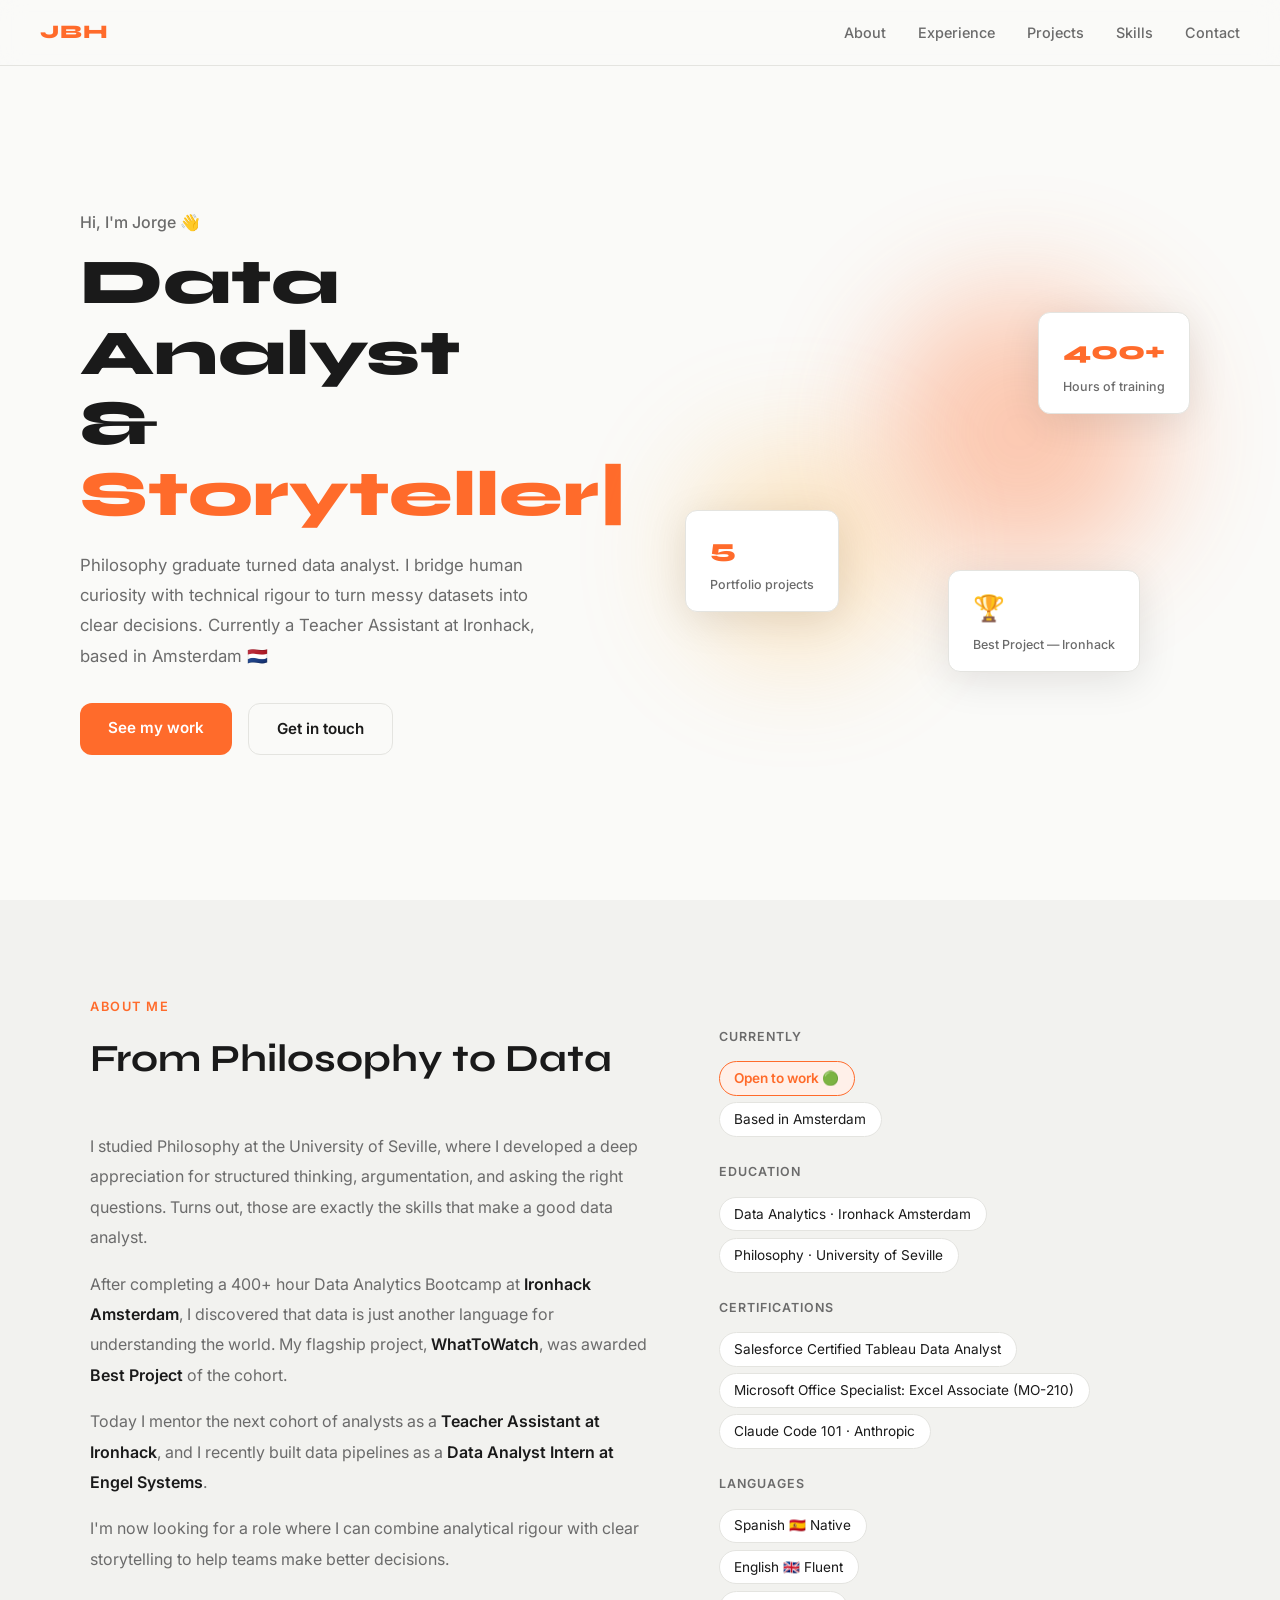
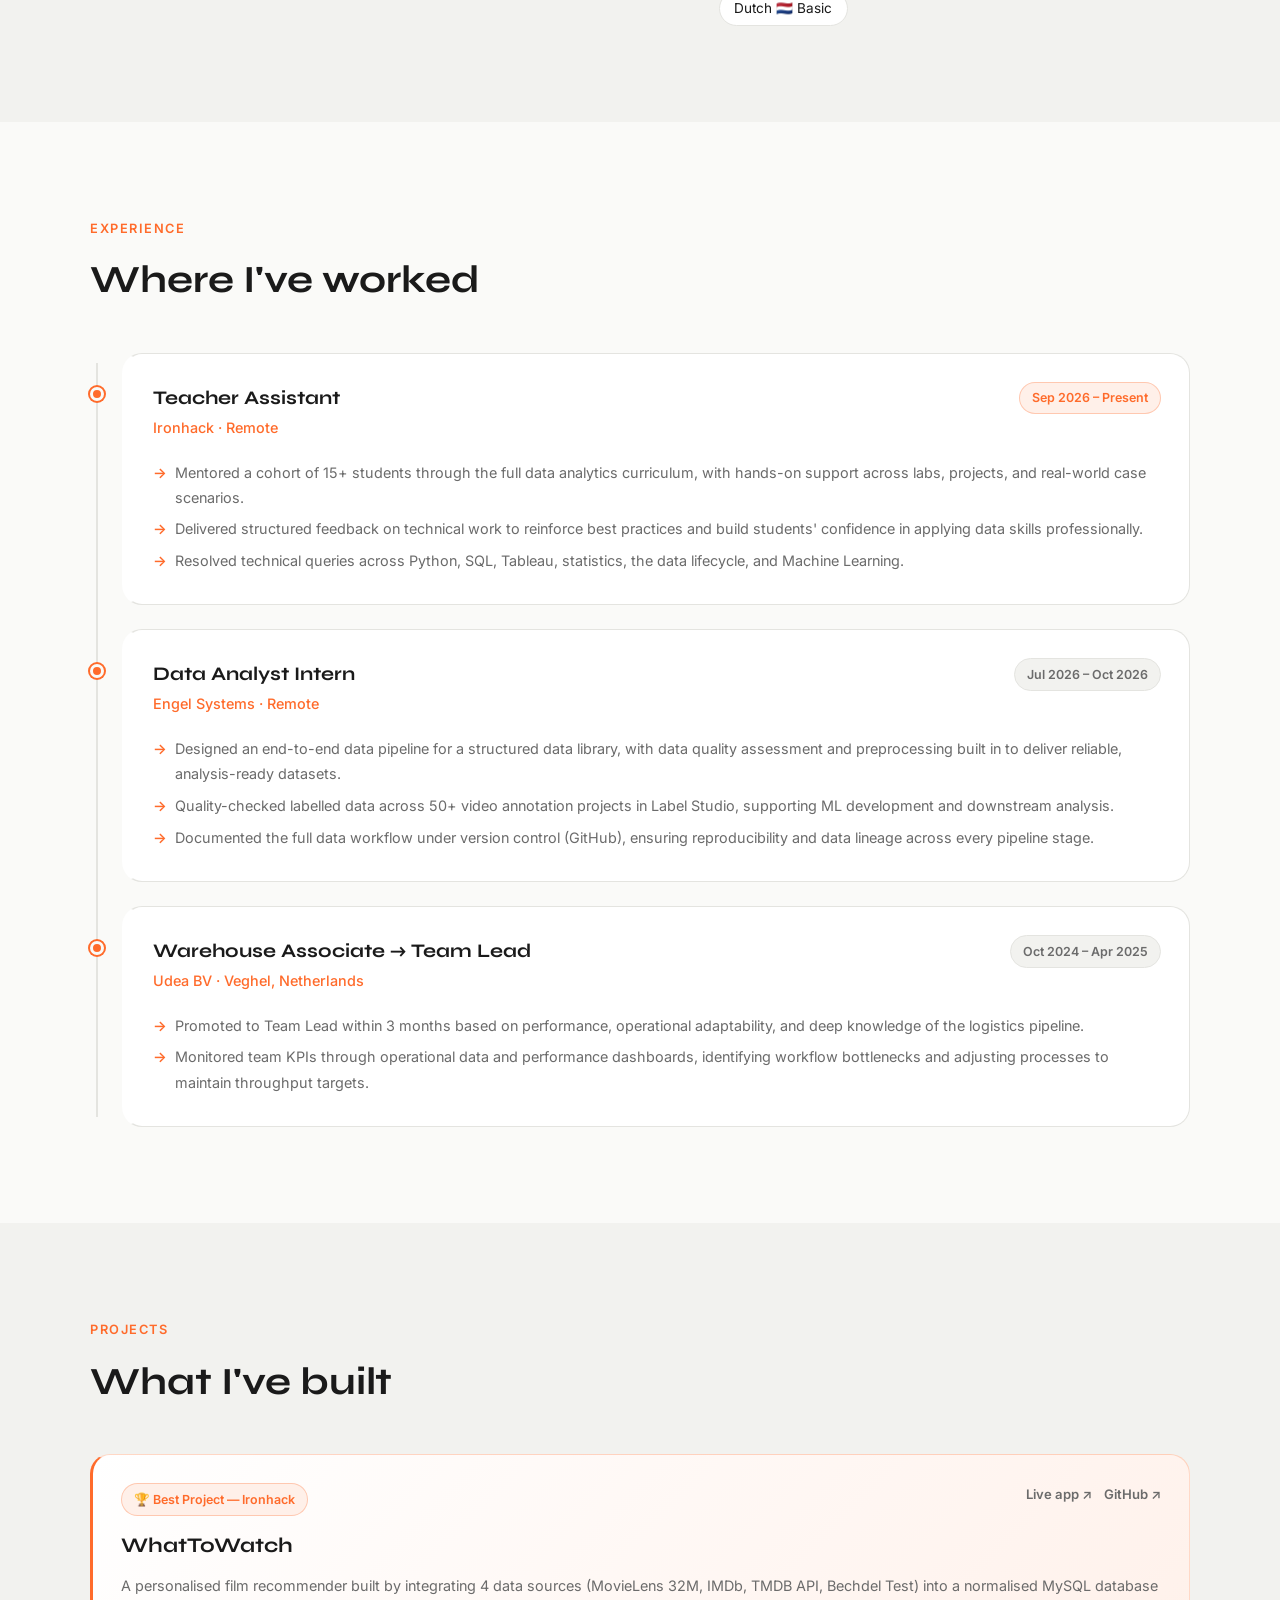
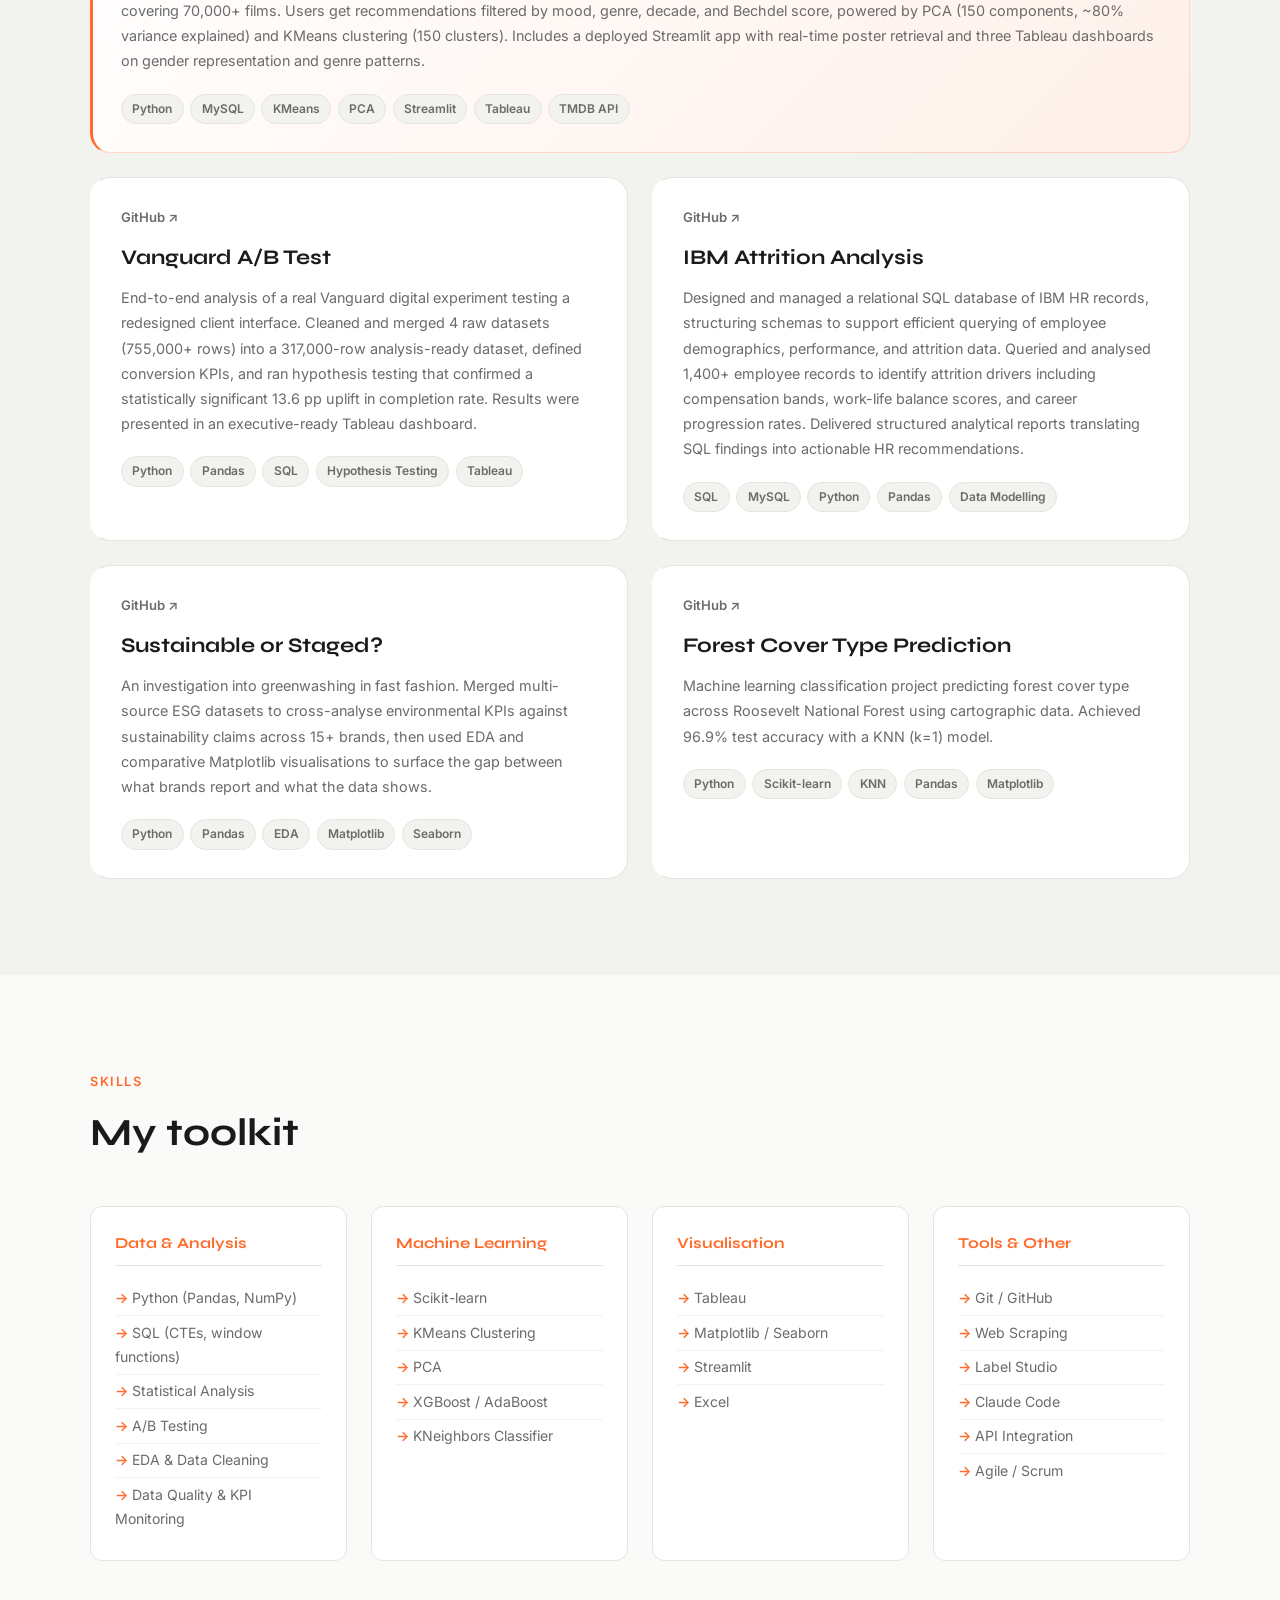
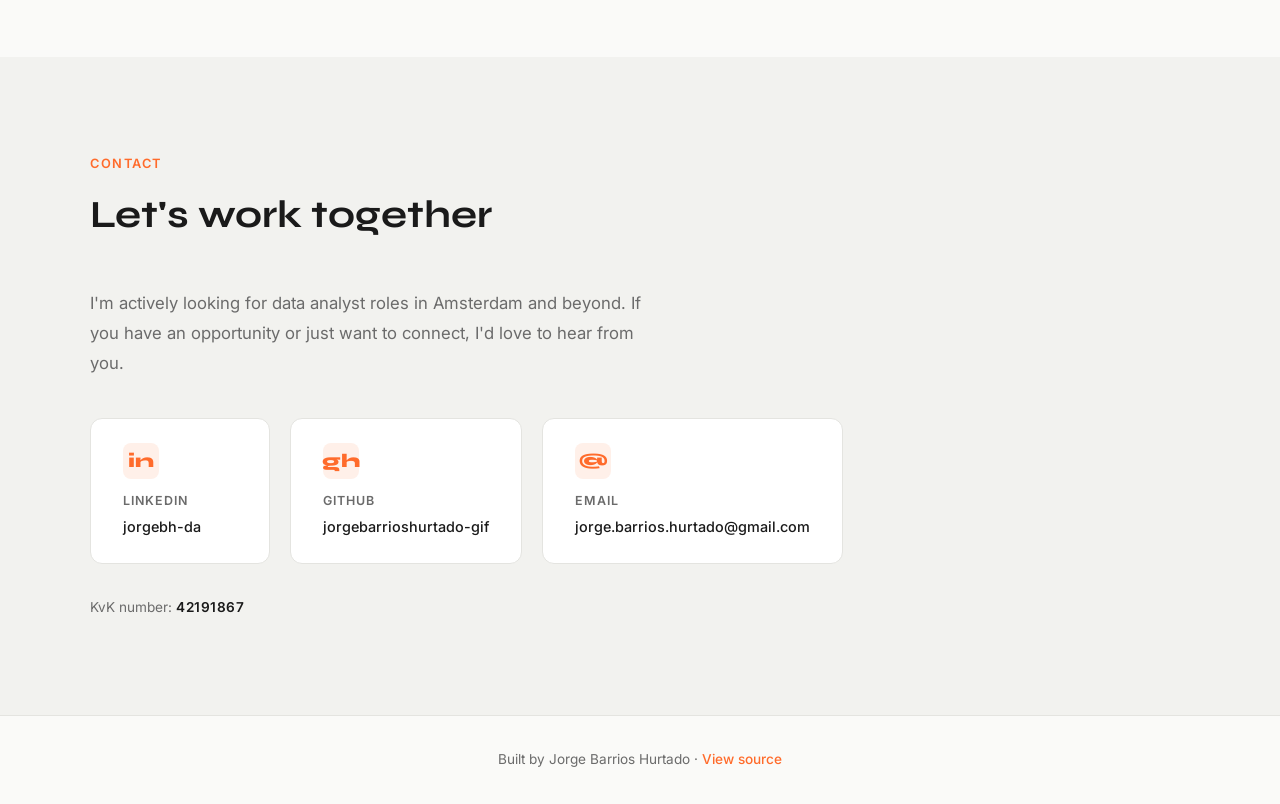
<file: index.html>
<!DOCTYPE html>
<html lang="en">
<head>
  <meta charset="UTF-8" />
  <meta name="viewport" content="width=device-width, initial-scale=1.0" />
  <title>Jorge Barrios Hurtado — Data Analyst</title>
  <meta name="description" content="Portfolio of Jorge Barrios Hurtado, a data analyst based in Amsterdam. Projects in Python, SQL, Tableau and machine learning, plus experience at Ironhack and Engel Systems." />
  <link rel="preconnect" href="https://fonts.googleapis.com" />
  <link rel="preconnect" href="https://fonts.gstatic.com" crossorigin />
  <link href="https://fonts.googleapis.com/css2?family=Syne:wght@400;600;700;800&family=Inter:wght@300;400;500;600&display=swap" rel="stylesheet" />
  <link rel="stylesheet" href="style.css" />
</head>
<body>

  <!-- ─── NAV ─── -->
  <nav class="nav" id="nav">
    <a href="#hero" class="nav-logo">JBH</a>
    <ul class="nav-links">
      <li><a href="#about">About</a></li>
      <li><a href="#experience">Experience</a></li>
      <li><a href="#projects">Projects</a></li>
      <li><a href="#skills">Skills</a></li>
      <li><a href="#contact">Contact</a></li>
    </ul>
  </nav>

  <!-- ─── HERO ─── -->
  <section class="hero" id="hero">
    <div class="hero-content">
      <p class="hero-eyebrow">Hi, I'm Jorge 👋</p>
      <h1 class="hero-title">
        Data Analyst<br />
        <span class="hero-rotating-wrap">
          &amp; <span class="hero-rotating" id="rotating-text"></span><span class="cursor">|</span>
        </span>
      </h1>
      <p class="hero-bio">
        Philosophy graduate turned data analyst. I bridge human curiosity with
        technical rigour to turn messy datasets into clear decisions.
        Currently a Teacher Assistant at Ironhack, based in Amsterdam 🇳🇱
      </p>
      <div class="hero-cta">
        <a href="#projects" class="btn btn-primary">See my work</a>
        <a href="#contact" class="btn btn-ghost">Get in touch</a>
      </div>
    </div>
    <div class="hero-graphic">
      <div class="orb orb-1"></div>
      <div class="orb orb-2"></div>
      <div class="hero-stat-card">
        <span class="stat-number">400+</span>
        <span class="stat-label">Hours of training</span>
      </div>
      <div class="hero-stat-card card-2">
        <span class="stat-number">5</span>
        <span class="stat-label">Portfolio projects</span>
      </div>
      <div class="hero-stat-card card-3">
        <span class="stat-number">🏆</span>
        <span class="stat-label">Best Project — Ironhack</span>
      </div>
    </div>
  </section>

  <!-- ─── ABOUT ─── -->
  <section class="section about" id="about">
    <div class="container">
      <p class="section-eyebrow">About me</p>
      <div class="about-grid">
        <div class="about-text">
          <h2 class="section-title">From Philosophy to Data</h2>
          <p>
            I studied Philosophy at the University of Seville, where I developed
            a deep appreciation for structured thinking, argumentation, and asking
            the right questions. Turns out, those are exactly the skills that make
            a good data analyst.
          </p>
          <p>
            After completing a 400+ hour Data Analytics Bootcamp at
            <strong>Ironhack Amsterdam</strong>, I discovered that data is just
            another language for understanding the world.
            My flagship project, <strong>WhatToWatch</strong>, was awarded <strong>Best Project</strong>
            of the cohort.
          </p>
          <p>
            Today I mentor the next cohort of analysts as a <strong>Teacher Assistant at Ironhack</strong>,
            and I recently built data pipelines as a <strong>Data Analyst Intern at Engel Systems</strong>.
          </p>
          <p>
            I'm now looking for a role where I can combine analytical rigour
            with clear storytelling to help teams make better decisions.
          </p>
        </div>
        <div class="about-tags">
          <div class="tag-group">
            <p class="tag-group-label">Currently</p>
            <span class="tag tag-orange">Open to work 🟢</span>
            <span class="tag">Based in Amsterdam</span>
          </div>
          <div class="tag-group">
            <p class="tag-group-label">Education</p>
            <span class="tag">Data Analytics · Ironhack Amsterdam</span>
            <span class="tag">Philosophy · University of Seville</span>
          </div>
          <div class="tag-group">
            <p class="tag-group-label">Certifications</p>
            <span class="tag">Salesforce Certified Tableau Data Analyst</span>
            <span class="tag">Microsoft Office Specialist: Excel Associate (MO-210)</span>
            <span class="tag">Claude Code 101 · Anthropic</span>
          </div>
          <div class="tag-group">
            <p class="tag-group-label">Languages</p>
            <span class="tag">Spanish 🇪🇸 Native</span>
            <span class="tag">English 🇬🇧 Fluent</span>
            <span class="tag">Dutch 🇳🇱 Basic</span>
          </div>
        </div>
      </div>
    </div>
  </section>

  <!-- ─── EXPERIENCE ─── -->
  <section class="section experience" id="experience">
    <div class="container">
      <p class="section-eyebrow">Experience</p>
      <h2 class="section-title">Where I've worked</h2>
      <div class="experience-list">

        <!-- Teacher Assistant -->
        <article class="experience-item">
          <div class="experience-header">
            <div>
              <h3 class="experience-role">Teacher Assistant</h3>
              <p class="experience-company">Ironhack · Remote</p>
            </div>
            <span class="experience-date current">Sep 2026 – Present</span>
          </div>
          <ul class="experience-bullets">
            <li>Mentored a cohort of 15+ students through the full data analytics curriculum, with hands-on support across labs, projects, and real-world case scenarios.</li>
            <li>Delivered structured feedback on technical work to reinforce best practices and build students' confidence in applying data skills professionally.</li>
            <li>Resolved technical queries across Python, SQL, Tableau, statistics, the data lifecycle, and Machine Learning.</li>
          </ul>
        </article>

        <!-- Engel Systems -->
        <article class="experience-item">
          <div class="experience-header">
            <div>
              <h3 class="experience-role">Data Analyst Intern</h3>
              <p class="experience-company">Engel Systems · Remote</p>
            </div>
            <span class="experience-date">Jul 2026 – Oct 2026</span>
          </div>
          <ul class="experience-bullets">
            <li>Designed an end-to-end data pipeline for a structured data library, with data quality assessment and preprocessing built in to deliver reliable, analysis-ready datasets.</li>
            <li>Quality-checked labelled data across 50+ video annotation projects in Label Studio, supporting ML development and downstream analysis.</li>
            <li>Documented the full data workflow under version control (GitHub), ensuring reproducibility and data lineage across every pipeline stage.</li>
          </ul>
        </article>

        <!-- Udea BV -->
        <article class="experience-item">
          <div class="experience-header">
            <div>
              <h3 class="experience-role">Warehouse Associate → Team Lead</h3>
              <p class="experience-company">Udea BV · Veghel, Netherlands</p>
            </div>
            <span class="experience-date">Oct 2024 – Apr 2025</span>
          </div>
          <ul class="experience-bullets">
            <li>Promoted to Team Lead within 3 months based on performance, operational adaptability, and deep knowledge of the logistics pipeline.</li>
            <li>Monitored team KPIs through operational data and performance dashboards, identifying workflow bottlenecks and adjusting processes to maintain throughput targets.</li>
          </ul>
        </article>

      </div>
    </div>
  </section>

  <!-- ─── PROJECTS ─── -->
  <section class="section projects" id="projects">
    <div class="container">
      <p class="section-eyebrow">Projects</p>
      <h2 class="section-title">What I've built</h2>
      <div class="projects-grid">

        <!-- WhatToWatch -->
        <article class="project-card project-featured">
          <div class="project-header">
            <span class="project-badge">🏆 Best Project — Ironhack</span>
            <div class="project-links">
              <a href="https://whattowatch-by-jorge.streamlit.app/" target="_blank" rel="noopener" class="project-link">Live app ↗</a>
              <a href="https://github.com/jorgebarrioshurtado-gif/WhatToWatch/tree/main" target="_blank" rel="noopener" class="project-link">GitHub ↗</a>
            </div>
          </div>
          <h3 class="project-title">WhatToWatch</h3>
          <p class="project-desc">
            A personalised film recommender built by integrating 4 data sources
            (MovieLens 32M, IMDb, TMDB API, Bechdel Test) into a normalised MySQL
            database covering 70,000+ films. Users get recommendations filtered by
            mood, genre, decade, and Bechdel score, powered by PCA (150 components,
            ~80% variance explained) and KMeans clustering (150 clusters). Includes a
            deployed Streamlit app with real-time poster retrieval and three Tableau
            dashboards on gender representation and genre patterns.
          </p>
          <div class="project-stack">
            <span class="stack-tag">Python</span>
            <span class="stack-tag">MySQL</span>
            <span class="stack-tag">KMeans</span>
            <span class="stack-tag">PCA</span>
            <span class="stack-tag">Streamlit</span>
            <span class="stack-tag">Tableau</span>
            <span class="stack-tag">TMDB API</span>
          </div>
        </article>

        <!-- Vanguard A/B Test -->
        <article class="project-card">
          <div class="project-header">
            <div class="project-links">
              <a href="https://github.com/Hina-Haq/AB_testing" target="_blank" rel="noopener" class="project-link">GitHub ↗</a>
            </div>
          </div>
          <h3 class="project-title">Vanguard A/B Test</h3>
          <p class="project-desc">
            End-to-end analysis of a real Vanguard digital experiment testing a
            redesigned client interface. Cleaned and merged 4 raw datasets (755,000+
            rows) into a 317,000-row analysis-ready dataset, defined conversion KPIs,
            and ran hypothesis testing that confirmed a statistically significant
            13.6 pp uplift in completion rate. Results were presented in an
            executive-ready Tableau dashboard.
          </p>
          <div class="project-stack">
            <span class="stack-tag">Python</span>
            <span class="stack-tag">Pandas</span>
            <span class="stack-tag">SQL</span>
            <span class="stack-tag">Hypothesis Testing</span>
            <span class="stack-tag">Tableau</span>
          </div>
        </article>

        <!-- IBM Attrition -->
        <article class="project-card">
          <div class="project-header">
            <div class="project-links">
              <a href="https://github.com/jorgebarrioshurtado-gif/sql-database" target="_blank" rel="noopener" class="project-link">GitHub ↗</a>
            </div>
          </div>
          <h3 class="project-title">IBM Attrition Analysis</h3>
          <p class="project-desc">
            Designed and managed a relational SQL database of IBM HR records, structuring
            schemas to support efficient querying of employee demographics, performance,
            and attrition data. Queried and analysed 1,400+ employee records to identify
            attrition drivers including compensation bands, work-life balance scores, and
            career progression rates. Delivered structured analytical reports translating
            SQL findings into actionable HR recommendations.
          </p>
          <div class="project-stack">
            <span class="stack-tag">SQL</span>
            <span class="stack-tag">MySQL</span>
            <span class="stack-tag">Python</span>
            <span class="stack-tag">Pandas</span>
            <span class="stack-tag">Data Modelling</span>
          </div>
        </article>

        <!-- Sustainable or Staged -->
        <article class="project-card">
          <div class="project-header">
            <div class="project-links">
              <a href="https://github.com/jorgebarrioshurtado-gif/data-wrangling-project" target="_blank" rel="noopener" class="project-link">GitHub ↗</a>
            </div>
          </div>
          <h3 class="project-title">Sustainable or Staged?</h3>
          <p class="project-desc">
            An investigation into greenwashing in fast fashion. Merged multi-source
            ESG datasets to cross-analyse environmental KPIs against sustainability
            claims across 15+ brands, then used EDA and comparative Matplotlib
            visualisations to surface the gap between what brands report and what
            the data shows.
          </p>
          <div class="project-stack">
            <span class="stack-tag">Python</span>
            <span class="stack-tag">Pandas</span>
            <span class="stack-tag">EDA</span>
            <span class="stack-tag">Matplotlib</span>
            <span class="stack-tag">Seaborn</span>
          </div>
        </article>

        <!-- Forest Cover Type -->
        <article class="project-card">
          <div class="project-header">
            <div class="project-links">
              <a href="https://github.com/jorgebarrioshurtado-gif/forest_covertype" target="_blank" rel="noopener" class="project-link">GitHub ↗</a>
            </div>
          </div>
          <h3 class="project-title">Forest Cover Type Prediction</h3>
          <p class="project-desc">
            Machine learning classification project predicting forest cover type
            across Roosevelt National Forest using cartographic data. Achieved
            96.9% test accuracy with a KNN (k=1) model.
          </p>
          <div class="project-stack">
            <span class="stack-tag">Python</span>
            <span class="stack-tag">Scikit-learn</span>
            <span class="stack-tag">KNN</span>
            <span class="stack-tag">Pandas</span>
            <span class="stack-tag">Matplotlib</span>
          </div>
        </article>

      </div>
    </div>
  </section>

  <!-- ─── SKILLS ─── -->
  <section class="section skills" id="skills">
    <div class="container">
      <p class="section-eyebrow">Skills</p>
      <h2 class="section-title">My toolkit</h2>
      <div class="skills-grid">

        <div class="skill-group">
          <h4 class="skill-group-title">Data & Analysis</h4>
          <ul class="skill-list">
            <li>Python (Pandas, NumPy)</li>
            <li>SQL (CTEs, window functions)</li>
            <li>Statistical Analysis</li>
            <li>A/B Testing</li>
            <li>EDA & Data Cleaning</li>
            <li>Data Quality & KPI Monitoring</li>
          </ul>
        </div>

        <div class="skill-group">
          <h4 class="skill-group-title">Machine Learning</h4>
          <ul class="skill-list">
            <li>Scikit-learn</li>
            <li>KMeans Clustering</li>
            <li>PCA</li>
            <li>XGBoost / AdaBoost</li>
            <li>KNeighbors Classifier</li>
          </ul>
        </div>

        <div class="skill-group">
          <h4 class="skill-group-title">Visualisation</h4>
          <ul class="skill-list">
            <li>Tableau</li>
            <li>Matplotlib / Seaborn</li>
            <li>Streamlit</li>
            <li>Excel</li>
          </ul>
        </div>

        <div class="skill-group">
          <h4 class="skill-group-title">Tools & Other</h4>
          <ul class="skill-list">
            <li>Git / GitHub</li>
            <li>Web Scraping</li>
            <li>Label Studio</li>
            <li>Claude Code</li>
            <li>API Integration</li>
            <li>Agile / Scrum</li>
          </ul>
        </div>
      </div>
    </div>
  </section>

  <!-- ─── CONTACT ─── -->
  <section class="section contact" id="contact">
    <div class="container">
      <p class="section-eyebrow">Contact</p>
      <h2 class="section-title">Let's work together</h2>
      <p class="contact-sub">
        I'm actively looking for data analyst roles in Amsterdam and beyond.
        If you have an opportunity or just want to connect, I'd love to hear from you.
      </p>
      <div class="contact-links">
        <a href="https://www.linkedin.com/in/jorgebh-da/" target="_blank" rel="noopener" class="contact-card">
          <span class="contact-icon">in</span>
          <span class="contact-label">LinkedIn</span>
          <span class="contact-handle">jorgebh-da</span>
        </a>
        <a href="https://github.com/jorgebarrioshurtado-gif" target="_blank" rel="noopener" class="contact-card">
          <span class="contact-icon">gh</span>
          <span class="contact-label">GitHub</span>
          <span class="contact-handle">jorgebarrioshurtado-gif</span>
        </a>
        <a href="mailto:jorge.barrios.hurtado@gmail.com" class="contact-card">
          <span class="contact-icon">@</span>
          <span class="contact-label">Email</span>
          <span class="contact-handle">jorge.barrios.hurtado@gmail.com</span>
        </a>
      </div>
      <!-- TODO: replace XXXXXXXX with your real 8-digit KvK number -->
      <p class="contact-kvk">KvK number: <strong>42191867</strong></p>
    </div>
  </section>

  <!-- ─── FOOTER ─── -->
  <footer class="footer">
    <p>Built by Jorge Barrios Hurtado · <a href="https://github.com/jorgebarrioshurtado-gif" target="_blank" rel="noopener">View source</a></p>
  </footer>

  <script src="script.js"></script>
</body>
</html>
</file>
<file: style.css>
/* ─── RESET & BASE ─── */
*, *::before, *::after {
  box-sizing: border-box;
  margin: 0;
  padding: 0;
}

:root {
  --bg:        #FAFAF8;
  --bg-alt:    #F2F2EF;
  --orange:    #FF6B2B;
  --orange-lt: #FFF0E9;
  --text:      #1A1A1A;
  --text-muted:#6B6B6B;
  --border:    #E4E4E0;
  --white:     #FFFFFF;

  --font-display: 'Syne', sans-serif;
  --font-body:    'Inter', sans-serif;

  --radius:    12px;
  --radius-lg: 20px;
  --shadow:    0 2px 16px rgba(0,0,0,0.07);
  --shadow-lg: 0 8px 40px rgba(0,0,0,0.10);
}

html {
  scroll-behavior: smooth;
}

body {
  font-family: var(--font-body);
  background-color: var(--bg);
  color: var(--text);
  line-height: 1.7;
  font-size: 16px;
}

a {
  color: inherit;
  text-decoration: none;
}

ul {
  list-style: none;
}

img {
  max-width: 100%;
  display: block;
}

/* ─── NAV ─── */
.nav {
  position: fixed;
  top: 0;
  left: 0;
  right: 0;
  z-index: 100;
  display: flex;
  align-items: center;
  justify-content: space-between;
  padding: 1rem 2.5rem;
  background: rgba(250, 250, 248, 0.85);
  backdrop-filter: blur(12px);
  border-bottom: 1px solid var(--border);
  transition: box-shadow 0.3s;
}

.nav.scrolled {
  box-shadow: var(--shadow);
}

.nav-logo {
  font-family: var(--font-display);
  font-weight: 800;
  font-size: 1.2rem;
  color: var(--orange);
  letter-spacing: 0.05em;
}

.nav-links {
  display: flex;
  gap: 2rem;
}

.nav-links a {
  font-size: 0.9rem;
  font-weight: 500;
  color: var(--text-muted);
  transition: color 0.2s;
}

.nav-links a:hover {
  color: var(--orange);
}

/* ─── HERO ─── */
.hero {
  min-height: 100vh;
  display: grid;
  grid-template-columns: 1fr 1fr;
  align-items: center;
  gap: 3rem;
  padding: 8rem 2.5rem 4rem;
  max-width: 1200px;
  margin: 0 auto;
}

.hero-eyebrow {
  font-size: 1rem;
  font-weight: 500;
  color: var(--text-muted);
  margin-bottom: 0.75rem;
}

.hero-title {
  font-family: var(--font-display);
  font-size: clamp(2.5rem, 5vw, 4rem);
  font-weight: 800;
  line-height: 1.1;
  margin-bottom: 1.25rem;
  color: var(--text);
}

.hero-rotating-wrap {
  display: inline-block;
}

.hero-rotating {
  color: var(--orange);
}

.cursor {
  color: var(--orange);
  animation: blink 0.8s step-end infinite;
}

@keyframes blink {
  0%, 100% { opacity: 1; }
  50%       { opacity: 0; }
}

.hero-bio {
  font-size: 1.05rem;
  color: var(--text-muted);
  max-width: 480px;
  margin-bottom: 2rem;
  line-height: 1.8;
}

.hero-cta {
  display: flex;
  gap: 1rem;
  flex-wrap: wrap;
}

/* Buttons */
.btn {
  display: inline-block;
  padding: 0.75rem 1.75rem;
  border-radius: var(--radius);
  font-weight: 600;
  font-size: 0.95rem;
  transition: all 0.2s;
  cursor: pointer;
}

.btn-primary {
  background: var(--orange);
  color: var(--white);
}

.btn-primary:hover {
  background: #e05520;
  transform: translateY(-2px);
  box-shadow: 0 4px 20px rgba(255,107,43,0.35);
}

.btn-ghost {
  border: 1.5px solid var(--border);
  color: var(--text);
}

.btn-ghost:hover {
  border-color: var(--orange);
  color: var(--orange);
}

/* Hero graphic */
.hero-graphic {
  position: relative;
  height: 420px;
  display: flex;
  align-items: center;
  justify-content: center;
}

.orb {
  position: absolute;
  border-radius: 50%;
  filter: blur(60px);
  opacity: 0.35;
}

.orb-1 {
  width: 280px;
  height: 280px;
  background: var(--orange);
  top: 20px;
  right: 40px;
}

.orb-2 {
  width: 200px;
  height: 200px;
  background: #FFB347;
  bottom: 40px;
  left: 20px;
}

.hero-stat-card {
  position: absolute;
  background: var(--white);
  border: 1px solid var(--border);
  border-radius: var(--radius);
  padding: 1rem 1.5rem;
  box-shadow: var(--shadow-lg);
  display: flex;
  flex-direction: column;
  gap: 0.2rem;
  z-index: 2;
}

.hero-stat-card:nth-child(3) {
  top: 40px;
  right: 10px;
}

.hero-stat-card.card-2 {
  bottom: 80px;
  left: 10px;
}

.hero-stat-card.card-3 {
  bottom: 20px;
  right: 60px;
}

.stat-number {
  font-family: var(--font-display);
  font-size: 1.6rem;
  font-weight: 800;
  color: var(--orange);
}

.stat-label {
  font-size: 0.78rem;
  color: var(--text-muted);
  font-weight: 500;
}

/* ─── SECTIONS ─── */
.section {
  padding: 6rem 2.5rem;
}

.section.skills,
.section.about {
  background: var(--bg-alt);
}

.container {
  max-width: 1100px;
  margin: 0 auto;
}

.section-eyebrow {
  font-size: 0.8rem;
  font-weight: 600;
  letter-spacing: 0.12em;
  text-transform: uppercase;
  color: var(--orange);
  margin-bottom: 0.5rem;
}

.section-title {
  font-family: var(--font-display);
  font-size: clamp(1.8rem, 3vw, 2.6rem);
  font-weight: 700;
  margin-bottom: 2.5rem;
  color: var(--text);
}

/* ─── ABOUT ─── */
.about-grid {
  display: grid;
  grid-template-columns: 1.2fr 1fr;
  gap: 4rem;
  align-items: start;
}

.about-text p {
  color: var(--text-muted);
  margin-bottom: 1rem;
  line-height: 1.9;
}

.about-text strong {
  color: var(--text);
  font-weight: 600;
}

.about-tags {
  display: flex;
  flex-direction: column;
  gap: 1.5rem;
}

.tag-group-label {
  font-size: 0.78rem;
  font-weight: 600;
  letter-spacing: 0.08em;
  text-transform: uppercase;
  color: var(--text-muted);
  margin-bottom: 0.5rem;
}

.tag-group {
  display: flex;
  flex-direction: column;
  gap: 0.4rem;
}

.tag {
  display: inline-block;
  background: var(--white);
  border: 1px solid var(--border);
  border-radius: 999px;
  padding: 0.3rem 0.9rem;
  font-size: 0.85rem;
  color: var(--text);
  width: fit-content;
}

.tag-orange {
  background: var(--orange-lt);
  border-color: var(--orange);
  color: var(--orange);
  font-weight: 600;
}

/* ─── PROJECTS ─── */
.projects-grid {
  display: grid;
  grid-template-columns: 1fr 1fr;
  gap: 1.5rem;
}

.project-card {
  background: var(--white);
  border: 1px solid var(--border);
  border-radius: var(--radius-lg);
  padding: 1.75rem;
  transition: all 0.25s;
  border-left: 3px solid transparent;
}

.project-card:hover {
  border-left-color: var(--orange);
  box-shadow: var(--shadow-lg);
  transform: translateY(-3px);
}

.project-featured {
  grid-column: 1 / -1;
  background: linear-gradient(135deg, #fff 0%, var(--orange-lt) 100%);
  border-color: rgba(255,107,43,0.25);
  border-left: 3px solid var(--orange);
}

.project-header {
  display: flex;
  align-items: flex-start;
  justify-content: space-between;
  margin-bottom: 0.75rem;
  gap: 1rem;
}

.project-badge {
  font-size: 0.78rem;
  font-weight: 600;
  color: var(--orange);
  background: var(--orange-lt);
  padding: 0.3rem 0.75rem;
  border-radius: 999px;
  border: 1px solid rgba(255,107,43,0.3);
}

.project-links {
  display: flex;
  gap: 0.75rem;
  flex-shrink: 0;
}

.project-link {
  font-size: 0.82rem;
  font-weight: 600;
  color: var(--text-muted);
  transition: color 0.2s;
}

.project-link:hover {
  color: var(--orange);
}

.project-title {
  font-family: var(--font-display);
  font-size: 1.3rem;
  font-weight: 700;
  margin-bottom: 0.6rem;
  color: var(--text);
}

.project-desc {
  font-size: 0.9rem;
  color: var(--text-muted);
  line-height: 1.75;
  margin-bottom: 1.25rem;
}

.project-stack {
  display: flex;
  flex-wrap: wrap;
  gap: 0.4rem;
}

.stack-tag {
  font-size: 0.75rem;
  font-weight: 600;
  background: var(--bg-alt);
  color: var(--text-muted);
  padding: 0.25rem 0.65rem;
  border-radius: 999px;
  border: 1px solid var(--border);
}

/* ─── SKILLS ─── */
.skills-grid {
  display: grid;
  grid-template-columns: repeat(4, 1fr);
  gap: 1.5rem;
}

.skill-group {
  background: var(--white);
  border: 1px solid var(--border);
  border-radius: var(--radius);
  padding: 1.5rem;
}

.skill-group-title {
  font-family: var(--font-display);
  font-size: 0.95rem;
  font-weight: 700;
  color: var(--orange);
  margin-bottom: 1rem;
  padding-bottom: 0.5rem;
  border-bottom: 1px solid var(--border);
}

.skill-list li {
  font-size: 0.88rem;
  color: var(--text-muted);
  padding: 0.3rem 0;
  border-bottom: 1px solid var(--bg-alt);
}

.skill-list li:last-child {
  border-bottom: none;
}

.skill-list li::before {
  content: "→ ";
  color: var(--orange);
  font-weight: 600;
}

/* ─── CONTACT ─── */
.contact-sub {
  font-size: 1.05rem;
  color: var(--text-muted);
  max-width: 560px;
  margin-bottom: 2.5rem;
  line-height: 1.8;
}

.contact-links {
  display: flex;
  gap: 1.25rem;
  flex-wrap: wrap;
}

.contact-card {
  display: flex;
  flex-direction: column;
  gap: 0.2rem;
  background: var(--white);
  border: 1px solid var(--border);
  border-radius: var(--radius);
  padding: 1.5rem 2rem;
  transition: all 0.2s;
  min-width: 180px;
}

.contact-card:hover {
  border-color: var(--orange);
  box-shadow: 0 4px 20px rgba(255,107,43,0.15);
  transform: translateY(-2px);
}

.contact-icon {
  font-family: var(--font-display);
  font-weight: 800;
  font-size: 1.2rem;
  color: var(--orange);
  width: 36px;
  height: 36px;
  background: var(--orange-lt);
  border-radius: 8px;
  display: flex;
  align-items: center;
  justify-content: center;
  margin-bottom: 0.5rem;
}

.contact-label {
  font-size: 0.78rem;
  font-weight: 600;
  text-transform: uppercase;
  letter-spacing: 0.08em;
  color: var(--text-muted);
}

.contact-handle {
  font-size: 0.9rem;
  font-weight: 500;
  color: var(--text);
}

/* ─── FOOTER ─── */
.footer {
  text-align: center;
  padding: 2rem;
  font-size: 0.85rem;
  color: var(--text-muted);
  border-top: 1px solid var(--border);
}

.footer a {
  color: var(--orange);
  font-weight: 500;
}

/* ─── SCROLL ANIMATIONS ─── */
.fade-in {
  opacity: 0;
  transform: translateY(24px);
  transition: opacity 0.6s ease, transform 0.6s ease;
}

.fade-in.visible {
  opacity: 1;
  transform: none;
}

/* ─── RESPONSIVE ─── */
@media (max-width: 900px) {
  .hero {
    grid-template-columns: 1fr;
    padding-top: 6rem;
    text-align: center;
  }

  .hero-bio {
    margin-left: auto;
    margin-right: auto;
  }

  .hero-cta {
    justify-content: center;
  }

  .hero-graphic {
    display: none;
  }

  .about-grid {
    grid-template-columns: 1fr;
    gap: 2rem;
  }

  .projects-grid {
    grid-template-columns: 1fr;
  }

  .project-featured {
    grid-column: 1;
  }

  .skills-grid {
    grid-template-columns: 1fr 1fr;
  }
}

@media (max-width: 600px) {
  .nav {
    padding: 1rem 1.25rem;
  }

  .nav-links {
    gap: 1.2rem;
  }

  .section {
    padding: 4rem 1.25rem;
  }

  .skills-grid {
    grid-template-columns: 1fr;
  }

  .contact-links {
    flex-direction: column;
  }

  .contact-card {
    min-width: unset;
  }
}

/* ─── SECTION BACKGROUND RHYTHM ───
   With the new Experience section, the alternating light / grey
   backgrounds shift so no two neighbouring sections look the same:
   Hero → About (grey) → Experience → Projects (grey) → Skills → Contact (grey) */
.section.skills {
  background: var(--bg);
}

.section.projects,
.section.contact {
  background: var(--bg-alt);
}

/* ─── EXPERIENCE ─── */
.experience-list {
  position: relative;
  display: flex;
  flex-direction: column;
  gap: 1.5rem;
  padding-left: 2rem;
}

/* vertical timeline line */
.experience-list::before {
  content: "";
  position: absolute;
  left: 6px;
  top: 10px;
  bottom: 10px;
  width: 2px;
  background: var(--border);
}

.experience-item {
  position: relative;
  background: var(--white);
  border: 1px solid var(--border);
  border-left: 3px solid transparent;
  border-radius: var(--radius-lg);
  padding: 1.75rem;
  transition: all 0.25s;
}

.experience-item:hover {
  border-left-color: var(--orange);
  box-shadow: var(--shadow-lg);
  transform: translateY(-3px);
}

/* timeline dot */
.experience-item::before {
  content: "";
  position: absolute;
  left: calc(-2rem - 3px);
  top: 2.1rem;
  width: 14px;
  height: 14px;
  border-radius: 50%;
  background: var(--orange);
  border: 3px solid var(--bg);
  box-shadow: 0 0 0 2px var(--orange);
}

.experience-header {
  display: flex;
  align-items: flex-start;
  justify-content: space-between;
  gap: 1rem;
  margin-bottom: 1rem;
}

.experience-role {
  font-family: var(--font-display);
  font-size: 1.2rem;
  font-weight: 700;
  color: var(--text);
}

.experience-company {
  font-size: 0.9rem;
  font-weight: 500;
  color: var(--orange);
  margin-top: 0.1rem;
}

.experience-date {
  flex-shrink: 0;
  font-size: 0.78rem;
  font-weight: 600;
  color: var(--text-muted);
  background: var(--bg-alt);
  border: 1px solid var(--border);
  padding: 0.3rem 0.75rem;
  border-radius: 999px;
}

.experience-date.current {
  color: var(--orange);
  background: var(--orange-lt);
  border-color: rgba(255, 107, 43, 0.3);
}

.experience-bullets li {
  font-size: 0.9rem;
  color: var(--text-muted);
  line-height: 1.75;
  padding: 0.2rem 0 0.2rem 1.4rem;
  position: relative;
}

.experience-bullets li::before {
  content: "→";
  position: absolute;
  left: 0;
  color: var(--orange);
  font-weight: 600;
}

/* ─── KVK LINE ─── */
.contact-kvk {
  margin-top: 2rem;
  font-size: 0.85rem;
  color: var(--text-muted);
}

.contact-kvk strong {
  color: var(--text);
  font-weight: 600;
  letter-spacing: 0.04em;
}

/* ─── RESPONSIVE (new elements) ─── */
@media (max-width: 600px) {
  .nav-links {
    gap: 0.8rem;
  }

  .nav-links a {
    font-size: 0.78rem;
  }

  .experience-list {
    padding-left: 1.5rem;
  }

  .experience-list::before {
    left: 5px;
  }

  .experience-item {
    padding: 1.25rem;
  }

  .experience-item::before {
    left: calc(-1.5rem - 3px);
    width: 12px;
    height: 12px;
    top: 1.7rem;
  }

  .experience-header {
    flex-direction: column;
    gap: 0.6rem;
  }
}
</file>
